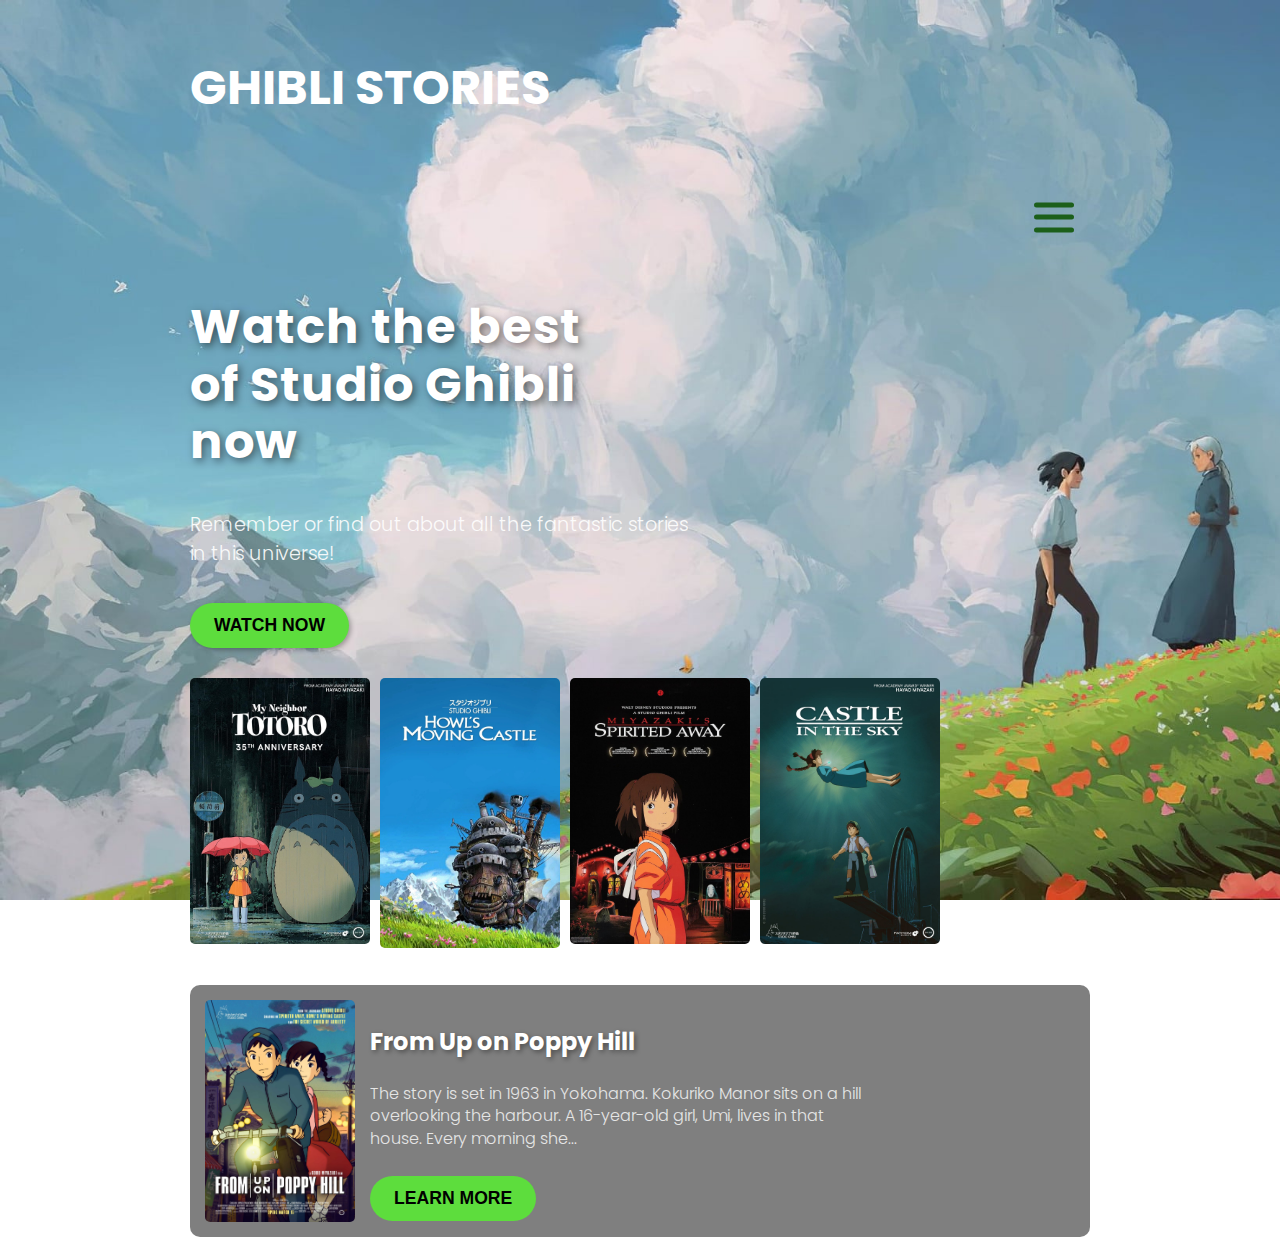
<file: index.html>
<!DOCTYPE html>
<html lang="en">
<head>
    <meta charset="UTF-8">
    <meta name="viewport" content="width=device-width, initial-scale=1.0">
    <title>Ghibli Stories</title>
    <link rel="stylesheet" href="styles.css">
</head>
<body>
<div class="container">
        <header>
            <h1>ghibli stories</h1>
        </header>

        <!-- Navigation Menu -->
        <div class="off-screen-menu">
              <li><a href="contact.html" class="links">Contact</a></li>
          </div>
      
          <nav>
            <div class="ham-menu">
              <span></span>
              <span></span>
              <span></span>
            </div>
          </nav>
        <main>
            <h2>Watch the best<br>of Studio Ghibli<br>now</h2>
            <p>Remember or find out about all the fantastic stories in this universe!</p>
            <button class="watch-btn" onclick="location.href='https://hianime.to/search?keyword=ghibli'">WATCH NOW</button>

            <div class="stories">
                <a href="https://hianime.to/my-neighbor-totoro-188"><img src="totoro.jpg" alt="My Neighbor Totoro"></a>
                <a href="https://hianime.to/howls-moving-castle-49"><img src="moving-castle.jpg" alt="Howl's Moving Castle"></a>
                <a href="https://hianime.to/watch/spirited-away-20?ep=58021"><img src="spirited-away.jpg" alt="Spirited Away"></a>
                <a href="https://hianime.to/watch/castle-in-the-sky-198"><img src="castle.jpg" alt="Castle"></a>
            </div>

            <div class="featured-story">
                <img src="poppy.jpg" alt="From Up on Poppy Hill">
                <div class="story-info">
                    <h3>From Up on Poppy Hill</h3>
                    <p>The story is set in 1963 in Yokohama. Kokuriko Manor sits on a hill overlooking the harbour. A 16-year-old girl, Umi, lives in that house. Every morning she...</p>
                    <button class="learn-btn" onclick="location.href='https://ghibli.fandom.com/wiki/From_Up_on_Poppy_Hill'">LEARN MORE</button>
                </div>
            </div>
        </main>
    </div>

    <script src="script.js"></script>
</body>
</html>
</file>
<file: styles.css>
/* Import Google Font */
@import url('https://fonts.googleapis.com/css2?family=Poppins:wght@300;400;700&display=swap');

/* Global Styles */
body {
    font-family: 'Poppins', sans-serif;
    margin: 0;
    padding: 0;
    background-image: url(image.jpg);
    background-attachment: fixed;
    background-size: cover;
    background-repeat: no-repeat;
    color: white;
}

/* Container */
.container {
    max-width: 900px;
    margin: auto;
    padding: 20px;
}

/* Header */
header {
    display: flex;
    justify-content: space-between;
    align-items: center;
    font-size: 1.5em;
    text-transform: uppercase;
    font-weight: bold;
    padding-bottom: 20px;
}

.links{
    color: white;
    font-size: 2;
}


/* off-screen-menu */
.off-screen-menu {
    color: aliceblue;
    background-image: url(sky.jpg);
    height: 100vh;
    width: 100%;
    max-width: 450px;
    position: fixed;
    top: 0;
    right: -450px;
    display: flex;
    flex-direction: column;
    align-items: center;    
    justify-content: center;
    text-align: center;
    font-size: 2rem;
    transition: .3s ease;
    list-style-type: none;
}
.off-screen-menu.active {
    right: 0;
}



/* nav */
nav {
    padding: 1rem;
    display: flex;
    background:transparent;
    position: top;
}



/* ham menu */
.ham-menu {
    height: 50px;
    width: 40px;
    margin-left: auto;
    position: relative;
}
.ham-menu span {
    height: 5px;
    width: 100%;
    background-color: #1c5f1a;
    border-radius: 25px;
    position: absolute;
    left: 50%;
    top: 50%;
    transform: translate(-50%, -50%);
    transition: .3s ease;
}
.ham-menu span:nth-child(1) {
    top: 25%;
}
.ham-menu span:nth-child(3) {
    top: 75%;
}
.ham-menu.active span {
    background-color: rgb(238, 229, 229);
}
.ham-menu.active span:nth-child(1) {
    top: 50%;
    transform: translate(-50%, -50%) rotate(45deg);
}
.ham-menu.active span:nth-child(2) {
    opacity: 0;
}
.ham-menu.active span:nth-child(3) {
    top: 50%;
    transform: translate(-50%, -50%) rotate(-45deg);
}



/* Main Content */
main {
    text-align: left;
}

/* Big Heading */
h2 {
    font-size: 3em;
    font-weight: bold;
    text-shadow: 3px 3px 8px rgba(0,0,0,0.5);
    line-height: 1.2;
    letter-spacing: 1px;
}

/* Subtext */
p {
    font-size: 1.2em;
    font-weight: 300;
    opacity: 0.9;
    line-height: 1.5;
    max-width: 500px;
}

/* Buttons */
button {
    border: none;
    padding: 12px 24px;
    font-size: 1.1em;
    cursor: pointer;
    text-transform: uppercase;
    border-radius: 5px;
    transition: 0.3s;
    font-weight: bold;
}

/* WATCH NOW button */
.watch-btn {
    background-color: #5ddd3d;
    color: black;
    font-weight: bold;
    margin-top: 15px;
    box-shadow: 2px 2px 5px rgba(0, 0, 0, 0.3);
    border-radius: 50px;
    transition: .4s ease;

}

.watch-btn:hover,
.learn-btn:hover {
    background-color: #dfe9e0;
}

/* Story Thumbnails */
.stories {
    display: flex;
    gap: 10px;
    margin-top: 30px;
}

.stories img {
    width: 180px;
    height: auto;
    border-radius: 5px;
    transition: 0.3s;
}

.stories img:hover {
    transform: scale(1.1);
}

/* Featured Story */
.featured-story {
    display: flex;
    margin-top: 30px;
    background: rgba(0, 0, 0, 0.5);
    padding: 15px;
    border-radius: 10px;
    align-items: center;
}

.featured-story img {
    width: 150px;
    border-radius: 5px;
}

.story-info {
    margin-left: 15px;
}

/* Title inside Featured Story */
.story-info h3 {
    font-size: 1.5em;
    font-weight: bold;
    text-shadow: 2px 2px 5px rgba(0, 0, 0, 0.4);
}

/* Description text inside Featured Story */
.story-info p {
    font-size: 1em;
    line-height: 1.4;
    opacity: 0.8;
}

/* LEARN MORE button */
.learn-btn {
    background-color: #5ddd3d;
    color: black;
    font-weight: bold;
    margin-top: 10px;
    border-radius: 50px;
    transition: .4s ease;
}
</file>
